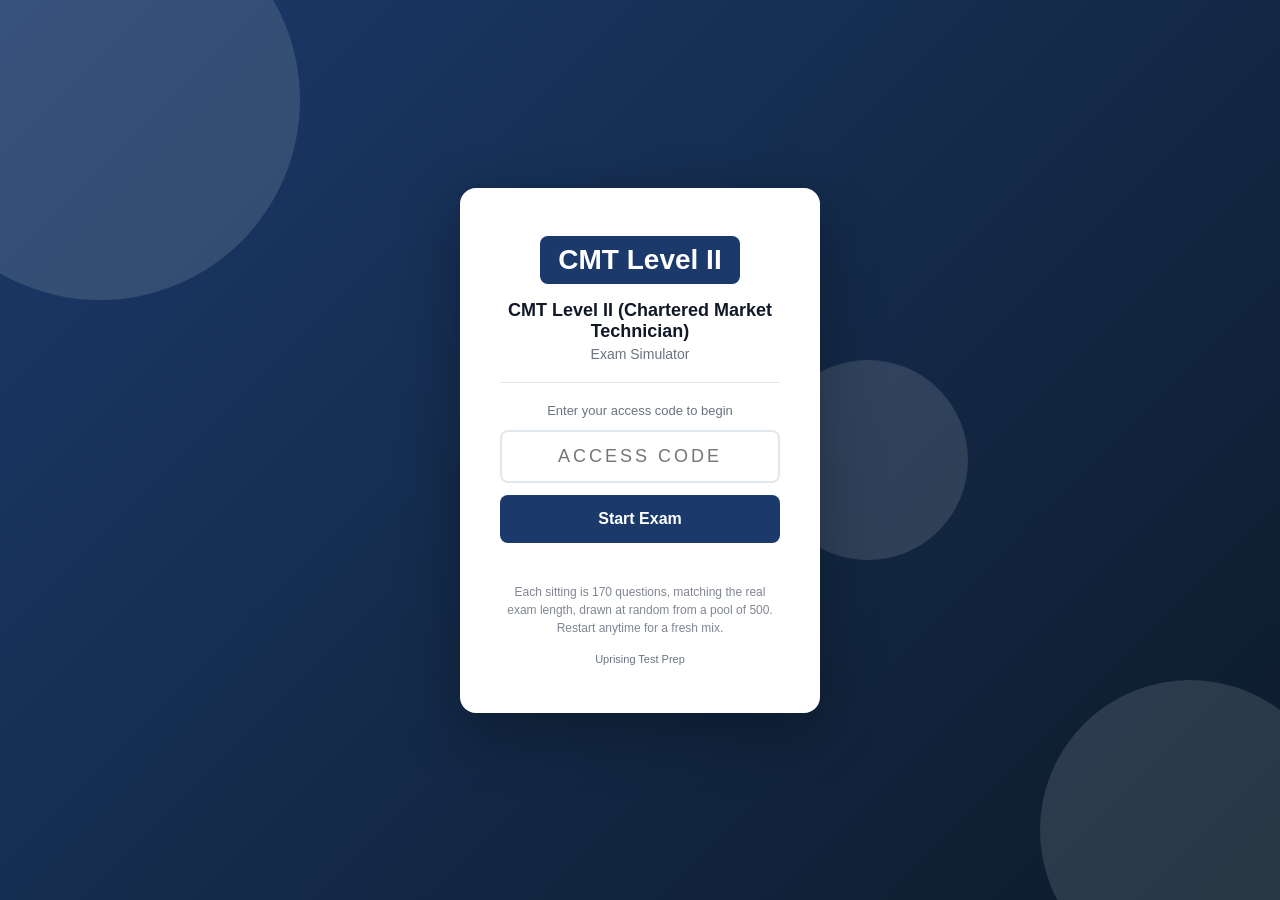
<file: index.html>
<!DOCTYPE html>
<html lang="en">
<head>
  <meta charset="UTF-8" />
  <meta name="viewport" content="width=device-width, initial-scale=1.0, viewport-fit=cover" />
  <meta name="apple-mobile-web-app-capable" content="yes" />
  <meta name="apple-mobile-web-app-status-bar-style" content="black-translucent" />
  <title>CMT Level II Exam Simulator</title>
  <link rel="stylesheet" href="style.css" />
</head>
<body>

<div id="access-gate">
  <div class="gate-bg-shapes">
    <div class="shape shape-1"></div>
    <div class="shape shape-2"></div>
    <div class="shape shape-3"></div>
  </div>
  <div class="gate-card">
    <div class="gate-logo">
      <div class="logo-badge">CMT Level II</div>
    </div>
    <h1 class="gate-title">CMT Level II (Chartered Market Technician)</h1>
    <p class="gate-subtitle">Exam Simulator</p>
    <div class="gate-divider"></div>
    <p class="gate-instruction">Enter your access code to begin</p>
    <input type="text" id="access-code-input" class="gate-input"
           placeholder="Access Code" autocomplete="off"
           maxlength="20" spellcheck="false" />
    <button id="access-btn" class="gate-btn">Start Exam</button>
    <p id="access-error" class="gate-error"></p>
    <p class="gate-pool-note">Each sitting is 170 questions, matching the real exam length, drawn at random from a pool of 500. Restart anytime for a fresh mix.</p>
    <p class="gate-hint">Uprising Test Prep</p>
  </div>
</div>

<div id="app" style="display:none">
  <header class="top-bar">
    <div class="bar-left">
      <span class="bar-logo">CMT Level II</span>
      <span class="bar-title">Exam Simulator</span>
    </div>
    <div class="bar-right">
      <span class="bar-timer" id="timer-display">--:--</span>
      <button class="bar-btn" id="flag-btn">Flag</button>
      <button class="bar-btn bar-btn-primary" id="submit-btn">
        <span class="btn-full">Submit Exam</span>
        <span class="btn-short">Submit</span>
      </button>
    </div>
  </header>

  <div class="progress-strip">
    <div class="progress-bar" id="progress-bar"></div>
  </div>

  <main class="exam-main">
    <div class="question-panel">
      <div class="q-meta">
        <span id="q-counter"></span>
        <span class="q-pool-chip" title="This sitting is 170 questions, matching the real exam length, drawn at random from a pool of 500. Restart for a fresh mix.">500 Questions Available</span>
        <span id="q-domain" class="q-domain-tag"></span>
        <span id="q-flag-indicator" class="flag-chip" style="display:none">Flagged</span>
      </div>
      <!-- Shared text for a linked cluster (a clinical case, a reading
           passage). It sits ABOVE the stem, which is the one thing that
           legitimately precedes it, and repeats on every question in the
           cluster so nobody has to page backwards. -->
      <div id="q-cluster-wrap" class="cluster-wrap" style="display:none"></div>
      <p id="question-text" class="q-text"></p>
      <!-- The picture sits BELOW the question text so the simulator matches
           the printed book exactly: stem, then picture, then options. They
           used to disagree (book put the picture under the stem, simulator put
           it above), so no single wording could be true in both places, and
           184 of MLPAO's 185 image questions said "shown above" while the
           book printed the picture below the sentence. Write stems with
           neutral wording ("the strip shown", "the diagram shows") and this
           whole class of bug cannot come back. -->
      <div id="q-image-wrap" style="display:none; margin-bottom:14px;"></div>
      <div id="options-list" class="options-list"></div>
      <div id="explanation-box" class="explanation-box" style="display:none">
        <div class="explanation-label">Explanation</div>
        <p id="explanation-text" class="explanation-text"></p>
      </div>
    </div>
    <div class="nav-bar">
      <button class="nav-btn" id="prev-btn">&#8592; Prev</button>
      <button class="nav-btn nav-btn-map" id="map-btn">Question Map</button>
      <button class="nav-btn nav-btn-next" id="next-btn">Next &#8594;</button>
    </div>
  </main>
</div>

<!-- Question Map Modal -->
<div id="map-modal" style="display:none">
  <div class="map-backdrop" id="map-backdrop"></div>
  <div class="map-panel">
    <div class="map-header">
      <span class="map-title">Question Map</span>
      <button id="map-close" class="map-close-btn">&#x2715; Close</button>
    </div>
    <div class="map-legend">
      <span class="leg-item"><span class="leg-swatch leg-answered"></span>Answered</span>
      <span class="leg-item"><span class="leg-swatch leg-flagged"></span>Flagged</span>
      <span class="leg-item"><span class="leg-swatch leg-unanswered"></span>Unanswered</span>
    </div>
    <div id="q-grid" class="q-grid"></div>
  </div>
</div>

<div id="results-screen" style="display:none">
  <div class="results-card">
    <div class="res-header">
      <div class="res-badge">CMT Level II</div>
      <h2 id="res-status" class="res-status"></h2>
      <p id="res-score" class="res-score"></p>
    </div>
    <div id="res-domains" class="res-domains"></div>
    <p class="mode-pool-note">This sitting drew 170 questions from a pool of 500. Restart for a fresh mix.</p>
    <button id="res-review-btn" class="res-btn">Review Answers</button>
    <button id="res-restart-btn" class="res-btn res-btn-secondary">Restart</button>
  </div>
</div>

<script src="questions.js"></script>
<script src="app.js"></script>
</body>
</html>
</file>
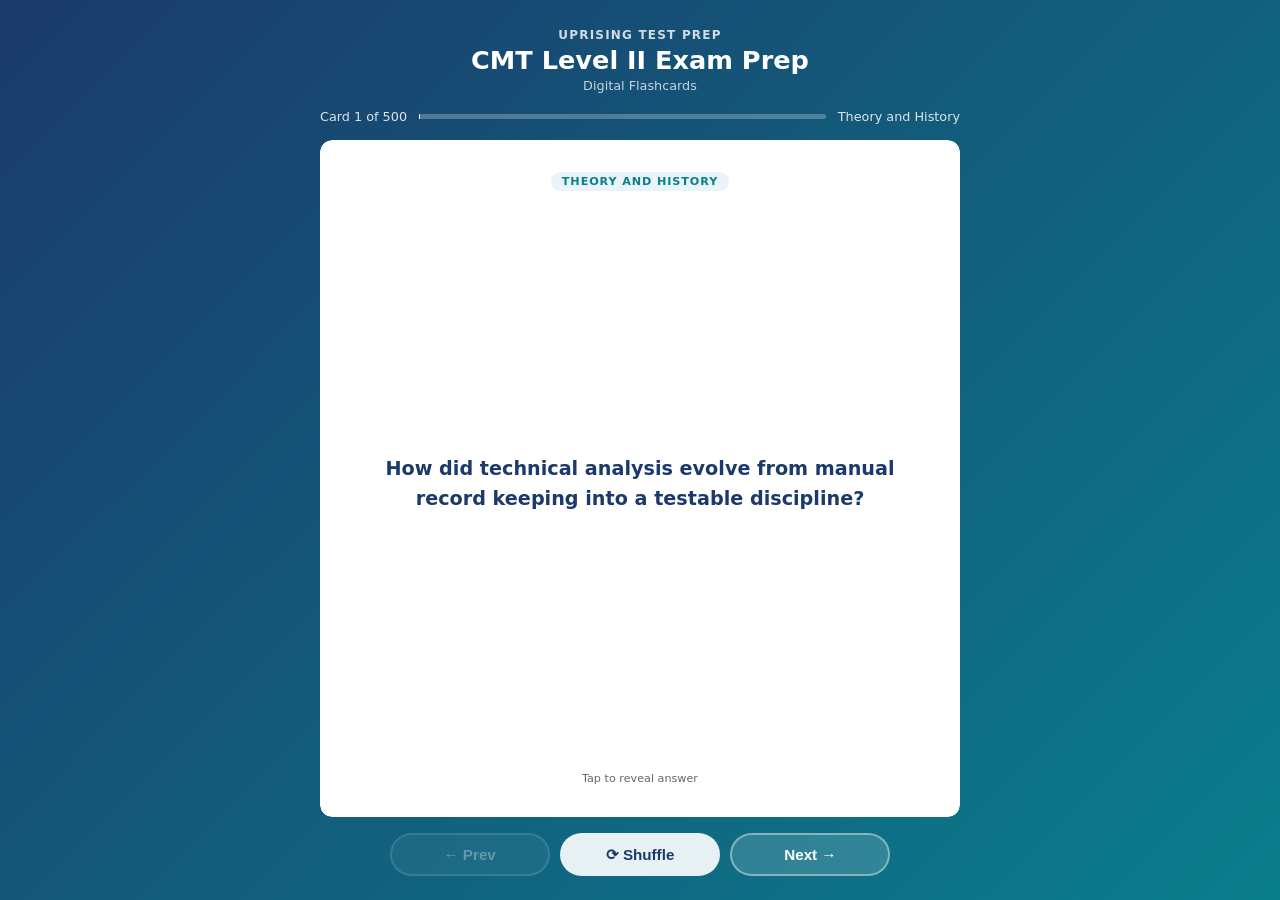
<file: flashcards/index.html>
<!DOCTYPE html>
<html lang="en">
<head>
  <meta charset="UTF-8">
  <meta name="viewport" content="width=device-width, initial-scale=1.0">
  <title>CMT Level II Exam Prep: Flashcards</title>
  <style>
    :root {
      --blue:   #1B3A6B;
      --teal:   #0A7E8C;
      --ltblue: #E8F4F8;
      --white:  #FFFFFF;
      --text:   #1A1A1A;
      --muted:  #666;
      --radius: 12px;
    }
    * { box-sizing: border-box; margin: 0; padding: 0; }
    html, body { height: 100%; }
    body {
      font-family: 'Segoe UI', system-ui, sans-serif;
      background: linear-gradient(135deg, var(--blue) 0%, var(--teal) 100%);
      /* Pinned, not min-height: the page must never grow, or the controls
         get pushed below the fold on iOS where 100dvh and height:100%
         disagree. The height:100% rule above is the pre-dvh fallback. */
      height: 100dvh;
      max-height: 100dvh;
      overflow: hidden;
      display: flex;
      flex-direction: column;
      align-items: center;
      padding: 1.25rem 1rem 1rem;
      gap: 0.75rem;
      overflow-x: hidden;
    }
    header { text-align: center; color: #fff; flex-shrink: 0; }
    header .brand { font-size: 0.75rem; font-weight: 700; letter-spacing: 0.1em; opacity: 0.8; text-transform: uppercase; }
    header h1 { font-size: 1.3rem; font-weight: 800; margin-top: 0.2rem; }
    header .subtitle { font-size: 0.8rem; opacity: 0.75; margin-top: 0.15rem; }
    #progress-info {
      display: flex; align-items: center; gap: 0.75rem;
      color: rgba(255,255,255,0.85); font-size: 0.8rem;
      flex-shrink: 0; width: 100%; max-width: 640px;
    }
    #progress-bar-track {
      flex: 1; background: rgba(255,255,255,0.25);
      border-radius: 4px; height: 5px;
    }
    #progress-bar-fill { height: 100%; background: #fff; border-radius: 4px; transition: width 0.3s; }
    .card-scene {
      width: 100%; max-width: 640px;
      perspective: 1200px;
      cursor: pointer;
      flex: 1; min-height: 0;
      display: flex; flex-direction: column;
    
      /* WebKit does not clip overflow inside a preserve-3d context, so the
         answer pane's own clip is dropped and a long answer paints over the
         Prev/Next row. This element only sets the perspective and is NOT
         itself in the 3D context, so its clip is honoured in every engine. */
      overflow: hidden;
      border-radius: var(--radius);
    }
    .card-inner {
      position: relative; width: 100%;
      flex: 1; min-height: 0;
      transition: transform 0.55s cubic-bezier(.4,0,.2,1);
      transform-style: preserve-3d;
    }
    .card-scene.flipped .card-inner { transform: rotateY(180deg); }
    .card-face {
      position: absolute; inset: 0;
      backface-visibility: hidden; -webkit-backface-visibility: hidden;
      border-radius: var(--radius);
      display: flex; flex-direction: column;
      padding: 1.5rem 1.75rem;
      box-shadow: 0 12px 40px rgba(0,0,0,0.2);
      overflow: hidden;
    
      /* Painting through a mask forces WebKit to allocate a real clipping
         layer for a 3D-transformed element, which is what makes the
         overflow:hidden and the rounded corners above actually apply. */
      -webkit-mask-image: -webkit-radial-gradient(#fff, #000);
              mask-image: radial-gradient(#fff, #000);
    }
    .card-front { background: var(--white); align-items: center; justify-content: center; }
    .card-back  { background: var(--ltblue); transform: rotateY(180deg); }
    .card-badge {
      font-size: 0.7rem; font-weight: 700; text-transform: uppercase;
      letter-spacing: 0.08em;
      background: var(--ltblue); color: var(--teal);
      padding: 0.2rem 0.65rem; border-radius: 20px;
      margin-bottom: 0.85rem; flex-shrink: 0;
    }
    .card-back .card-badge { background: rgba(10,126,140,0.12); }
    .card-front .q-text {
      font-size: 1.1rem; font-weight: 600; color: var(--blue); line-height: 1.55;
      text-align: center; overflow-y: auto; flex: 1;
      display: flex; align-items: center; justify-content: center;
      scrollbar-width: thin; scrollbar-color: rgba(27,58,107,0.3) transparent;
    }
    .card-back .a-label { font-size: 0.7rem; font-weight: 700; color: var(--teal); text-transform: uppercase; letter-spacing: 0.08em; margin-bottom: 0.4rem; flex-shrink: 0; }
    .card-back .a-text  {
      font-size: 0.975rem; color: var(--text); line-height: 1.65;
      overflow-y: auto; flex: 1; min-height: 0; padding-right: 4px;
      scrollbar-width: thin; scrollbar-color: rgba(10,126,140,0.4) transparent;
    
      -webkit-overflow-scrolling: touch;
      overscroll-behavior: contain;
    }
    .card-back .a-text::-webkit-scrollbar { width: 4px; }
    .card-back .a-text::-webkit-scrollbar-track { background: transparent; }
    .card-back .a-text::-webkit-scrollbar-thumb { background: rgba(10,126,140,0.4); border-radius: 4px; }
    .tap-hint { flex-shrink: 0; margin-top: 0.6rem; font-size: 0.7rem; color: var(--muted); text-align: center; }
    .card-back .tap-hint { color: var(--teal); opacity: 0.7; }
    .controls {
      display: flex; gap: 0.65rem; flex-wrap: nowrap;
      justify-content: center; flex-shrink: 0;
      width: 100%; max-width: 640px;
      padding-bottom: env(safe-area-inset-bottom, 0px);
    }
    .btn {
      padding: 0.6rem 1.2rem; border-radius: 50px;
      border: 2px solid rgba(255,255,255,0.4);
      background: rgba(255,255,255,0.15); color: #fff;
      font-weight: 700; font-size: 0.875rem; cursor: pointer;
      transition: all 0.2s; backdrop-filter: blur(4px);
      white-space: nowrap; flex: 1; max-width: 160px;
    }
    .btn:hover { background: rgba(255,255,255,0.3); border-color: rgba(255,255,255,0.7); }
    .btn:active { transform: scale(0.96); }
    .btn:disabled { opacity: 0.35; cursor: not-allowed; }
    .btn.btn-primary { background: rgba(255,255,255,0.9); color: var(--blue); border-color: transparent; }
    .btn.btn-primary:hover { background: #fff; }
    #loading { color: rgba(255,255,255,0.8); font-size: 1rem; text-align: center; padding: 3rem; flex: 1; }
    @media (min-width: 768px) {
      body { padding: 1.75rem 1.5rem 1.5rem; gap: 1rem; }
      header h1 { font-size: 1.6rem; }
      .card-face { padding: 2rem 2.5rem; }
      .card-front .q-text { font-size: 1.2rem; }
      .card-back .a-text { font-size: 1.05rem; }
      .btn { font-size: 0.95rem; padding: 0.65rem 1.4rem; }
    }
    @media (max-width: 380px) {
      body { padding: 0.75rem; gap: 0.5rem; }
      header .brand { font-size: 0.65rem; }
      header h1 { font-size: 1.1rem; }
      header .subtitle { display: none; }
      .card-face { padding: 1rem 1.1rem; }
      .card-front .q-text { font-size: 0.975rem; }
      .card-back .a-text { font-size: 0.875rem; }
      .btn { font-size: 0.8rem; padding: 0.5rem 0.75rem; }
    }
  </style>
</head>
<body>
<header>
  <div class="brand">Uprising Test Prep</div>
  <h1>CMT Level II Exam Prep</h1>
  <div class="subtitle">Digital Flashcards</div>
</header>
<div id="progress-info">
  <span id="card-counter">Card 1</span>
  <div id="progress-bar-track"><div id="progress-bar-fill" style="width:0%"></div></div>
  <span id="domain-label"></span>
</div>
<div id="loading">Loading flashcards...</div>
<div class="card-scene" id="card-scene" style="display:none" onclick="flipCard()">
  <div class="card-inner" id="card-inner">
    <div class="card-face card-front">
      <div class="card-badge" id="front-badge"></div>
      <div class="q-text" id="q-text"></div>
      <div class="tap-hint">Tap to reveal answer</div>
    </div>
    <div class="card-face card-back">
      <div class="card-badge" id="back-badge">Answer</div>
      <div class="a-label">Answer</div>
      <div class="a-text" id="a-text"></div>
      <div class="tap-hint">Tap to flip back</div>
    </div>
  </div>
</div>
<div class="controls" id="controls" style="display:none">
  <button class="btn" id="prev-btn" onclick="event.stopPropagation();move(-1)" disabled>&#8592; Prev</button>
  <button class="btn btn-primary" onclick="event.stopPropagation();shuffleCards()">&#10227; Shuffle</button>
  <button class="btn" id="next-btn" onclick="event.stopPropagation();move(1)">Next &#8594;</button>
</div>
<script>
const DOMAIN_LABELS = {
  theory_and_history: "Theory and History",
  classical_techniques: "Classical Techniques",
  advanced_techniques: "Advanced Techniques",
  application_of_technical_analysis: "Application of Technical Analysis",
  ethics: "Ethics",
};
let cards   = [];
let current = 0;
async function init() {
  try {
    const res = await fetch('flashcards.json');
    if (!res.ok) throw new Error('Network error');
    cards = await res.json();
    document.getElementById('loading').style.display    = 'none';
    document.getElementById('card-scene').style.display = 'flex';
    document.getElementById('controls').style.display   = 'flex';
    show();
  } catch (e) {
    document.getElementById('loading').textContent = 'Error loading flashcards. Please try refreshing.';
  }
}
function domainLabel(key) {
  return DOMAIN_LABELS[key] || key.replace(/_/g, ' ').replace(/\b\w/g, c => c.toUpperCase());
}
function show() {
  const c = cards[current];
  document.getElementById('card-scene').classList.remove('flipped');
  document.getElementById('a-text').scrollTop = 0;
  const label = domainLabel(c.domain || c.chapter || '');
  document.getElementById('q-text').textContent       = c.front;
  document.getElementById('a-text').textContent       = c.back;
  document.getElementById('front-badge').textContent  = label;
  document.getElementById('back-badge').textContent   = label;
  document.getElementById('card-counter').textContent = `Card ${current+1} of ${cards.length}`;
  document.getElementById('domain-label').textContent = label;
  document.getElementById('progress-bar-fill').style.width = `${((current+1)/cards.length*100).toFixed(1)}%`;
  document.getElementById('prev-btn').disabled = current === 0;
  document.getElementById('next-btn').disabled = current === cards.length - 1;
}
function flipCard() { document.getElementById('card-scene').classList.toggle('flipped'); }
function move(dir) {
  const next = current + dir;
  if (next < 0 || next >= cards.length) return;
  current = next; show();
}
function shuffleCards() {
  for (let i = cards.length - 1; i > 0; i--) {
    const j = Math.floor(Math.random() * (i+1));
    [cards[i], cards[j]] = [cards[j], cards[i]];
  }
  current = 0; show();
}
document.addEventListener('keydown', e => {
  if (e.key === 'ArrowRight' || e.key === 'ArrowDown') move(1);
  else if (e.key === 'ArrowLeft' || e.key === 'ArrowUp') move(-1);
  else if (e.key === ' ' || e.key === 'Enter') { e.preventDefault(); flipCard(); }
});
init();
</script>
</body>
</html>
</file>
<file: style.css>
/* CMT2 Exam Simulator, Styles */
:root {
  --primary:   #1B3A6B;
  --pass:      #059669;
  --fail:      #DC2626;
  --bg:        #F3F4F8;
  --card:      #FFFFFF;
  --border:    #E2E8F0;
  --text:      #111827;
  --muted:     #6B7280;
  --radius:    10px;
}
*, *::before, *::after { box-sizing: border-box; margin: 0; padding: 0; }
body {
  font-family: -apple-system, BlinkMacSystemFont, "Segoe UI", sans-serif;
  background: var(--bg);
  color: var(--text);
  height: 100vh;
  height: 100dvh;
  overflow: hidden;
  -webkit-text-size-adjust: 100%;
}

/* ── Access Gate ─────────────────────────────────────────────────────────── */
#access-gate {
  display: flex;
  align-items: center;
  justify-content: center;
  height: 100vh;
  height: 100dvh;
  background: linear-gradient(135deg, var(--primary) 0%, #0d1b2a 100%);
  position: relative;
  overflow: hidden;
  padding: 20px;
  padding-top: max(20px, env(safe-area-inset-top));
  padding-bottom: max(20px, env(safe-area-inset-bottom));
}
.gate-bg-shapes { position: absolute; inset: 0; pointer-events: none; }
.shape { position: absolute; border-radius: 50%; opacity: .12; background: #fff; }
.shape-1 { width: 400px; height: 400px; top: -100px; left: -100px; }
.shape-2 { width: 300px; height: 300px; bottom: -80px; right: -60px; }
.shape-3 { width: 200px; height: 200px; top: 40%; left: 60%; }
.gate-card {
  background: #fff;
  border-radius: 16px;
  padding: 48px 40px;
  text-align: center;
  width: 100%;
  max-width: 360px;
  position: relative;
  z-index: 1;
  box-shadow: 0 20px 60px rgba(0,0,0,.3);
}
.logo-badge {
  display: inline-block;
  background: var(--primary);
  color: #fff;
  font-weight: 800;
  font-size: 28px;
  padding: 8px 18px;
  border-radius: 8px;
}
.gate-title { font-size: 18px; font-weight: 700; margin-top: 16px; color: var(--text); }
.gate-subtitle { color: var(--muted); font-size: 14px; margin-top: 4px; }
.gate-divider { height: 1px; background: var(--border); margin: 20px 0; }
.gate-instruction { font-size: 13px; color: var(--muted); margin-bottom: 12px; }
.gate-input {
  width: 100%;
  padding: 14px 16px;
  border: 2px solid var(--border);
  border-radius: 8px;
  font-size: 18px;
  text-align: center;
  text-transform: uppercase;
  letter-spacing: 3px;
  outline: none;
}
.gate-input:focus { border-color: var(--primary); }
.gate-btn {
  width: 100%;
  margin-top: 12px;
  padding: 15px;
  background: var(--primary);
  color: #fff;
  border: none;
  border-radius: 8px;
  font-size: 16px;
  font-weight: 600;
  cursor: pointer;
  -webkit-tap-highlight-color: transparent;
}
.gate-btn:hover { opacity: .9; }
.gate-error { color: var(--fail); font-size: 13px; margin-top: 8px; min-height: 18px; }
.gate-hint { color: var(--muted); font-size: 11px; margin-top: 16px; }
.gate-pool-note { color: var(--muted); opacity: .85; font-size: 12px; margin-top: 14px; line-height: 1.5; }
.mode-pool-note { color: var(--muted); opacity: .85; font-size: 12.5px; text-align: center; margin: 4px 0 16px; line-height: 1.5; }

/* ── App shell ───────────────────────────────────────────────────────────── */
#app {
  display: flex;
  flex-direction: column;
  height: 100vh;
  height: 100dvh;
  padding-top: env(safe-area-inset-top);
}
.top-bar {
  display: flex;
  justify-content: space-between;
  align-items: center;
  background: var(--primary);
  color: #fff;
  padding: 0 20px;
  padding-left: max(20px, env(safe-area-inset-left));
  padding-right: max(20px, env(safe-area-inset-right));
  height: 52px;
  flex-shrink: 0;
  gap: 8px;
}
.bar-left { display: flex; align-items: center; gap: 8px; min-width: 0; }
.bar-logo { font-weight: 800; font-size: 18px; flex-shrink: 0; }
.bar-title { font-size: 14px; opacity: .8; white-space: nowrap; overflow: hidden; text-overflow: ellipsis; }
.bar-right { display: flex; align-items: center; gap: 8px; flex-shrink: 0; }
.bar-timer {
  font-variant-numeric: tabular-nums;
  font-size: 16px;
  font-weight: 600;
  min-width: 68px;
  text-align: right;
}
.bar-btn {
  padding: 7px 13px;
  background: rgba(255,255,255,.15);
  border: 1px solid rgba(255,255,255,.3);
  color: #fff;
  border-radius: 6px;
  cursor: pointer;
  font-size: 13px;
  white-space: nowrap;
  -webkit-tap-highlight-color: transparent;
  touch-action: manipulation;
}
.bar-btn:hover { background: rgba(255,255,255,.25); }
.bar-btn-primary {
  background: #fff;
  color: var(--primary);
  border-color: #fff;
  font-weight: 600;
}
.bar-btn-primary:hover { background: #f0f0f0; }
.btn-short { display: none; }
.btn-full  { display: inline; }

.progress-strip { height: 4px; background: rgba(0,0,0,.1); flex-shrink: 0; }
.progress-bar   { height: 100%; background: #4ade80; transition: width .3s; }

/* ── Main exam area ──────────────────────────────────────────────────────── */
.exam-main {
  flex: 1;
  overflow: hidden;
  display: flex;
  flex-direction: column;
  padding: 16px 20px 0;
  padding-left: max(16px, env(safe-area-inset-left));
  padding-right: max(16px, env(safe-area-inset-right));
  min-height: 0;
}
.question-panel { flex: 1; overflow-y: auto; padding-bottom: 12px; -webkit-overflow-scrolling: touch; }
.q-meta {
  display: flex;
  align-items: center;
  gap: 8px;
  margin-bottom: 12px;
  font-size: 13px;
  color: var(--muted);
  flex-wrap: wrap;
}
.q-domain-tag {
  background: var(--primary);
  color: #fff;
  padding: 2px 8px;
  border-radius: 4px;
  font-size: 11px;
  font-weight: 600;
}
.q-pool-chip {
  background: #EEF2FF;
  background: color-mix(in srgb, var(--primary) 12%, #fff);
  color: var(--primary);
  border: 1px solid var(--primary);
  padding: 2px 8px;
  border-radius: 10px;
  font-size: 11px;
  font-weight: 700;
  cursor: help;
  white-space: nowrap;
}
.flag-chip {
  background: #FEF3C7;
  color: #92400E;
  padding: 2px 8px;
  border-radius: 4px;
  font-size: 11px;
  font-weight: 600;
}
.cluster-wrap {
  border-left: 4px solid var(--primary, #1B3A6B);
  background: #F2F6FC; border-radius: 8px;
  padding: 10px 14px; margin-bottom: 16px;
}
.cluster-label {
  font-size: 11px; font-weight: 700; letter-spacing: 0.06em;
  text-transform: uppercase; color: var(--primary, #1B3A6B); margin-bottom: 6px;
}
.cluster-body {
  max-height: 38vh; overflow-y: auto; font-size: 15px; line-height: 1.6;
  -webkit-overflow-scrolling: touch;
}
.cluster-body p + p { margin-top: 10px; }
@media (min-width: 1100px) { .cluster-body { max-height: 52vh; } }

.q-image {
  max-width: 100%;
  /* Cap the height too. With only max-width, a tall exhibit renders at full
     width and pushes the stem and every option below the fold, so the question
     looks like it has no answers until the candidate scrolls. Found on CNPLE. */
  max-height: 62vh;
  width: auto;
  height: auto;
  object-fit: contain;
  border-radius: 6px;
  border: 1px solid var(--border);
  display: block;
  margin-bottom: 14px;
}
.q-text { font-size: 16px; line-height: 1.65; margin-bottom: 20px; }
.options-list { display: flex; flex-direction: column; gap: 10px; }
.option {
  display: flex;
  align-items: flex-start;
  gap: 12px;
  padding: 15px 16px;
  background: var(--card);
  border: 2px solid var(--border);
  border-radius: var(--radius);
  cursor: pointer;
  transition: .15s;
  -webkit-tap-highlight-color: transparent;
  touch-action: manipulation;
  min-height: 52px;
}
.option:hover  { border-color: var(--primary); background: #F8FAFF; }
.option.selected  { border-color: var(--primary); background: #EEF3FF; }
.option.correct   { border-color: #059669; background: #ECFDF5; }
.option.incorrect { border-color: #DC2626; background: #FEF2F2; }
.explanation-box {
  margin-top: 20px;
  padding: 16px 18px;
  background: #F0F9FF;
  border-left: 4px solid #2563EB;
  border-radius: 6px;
}
.explanation-label {
  font-size: 11px;
  font-weight: 700;
  text-transform: uppercase;
  letter-spacing: .06em;
  color: #2563EB;
  margin-bottom: 8px;
}
.explanation-text { font-size: 14.5px; line-height: 1.7; color: #1e293b; margin: 0; }
.opt-letter { font-weight: 700; font-size: 15px; color: var(--primary); min-width: 22px; padding-top: 1px; flex-shrink: 0; }
.opt-text   { font-size: 15px; line-height: 1.5; }

/* ── Nav bar ─────────────────────────────────────────────────────────────── */
.nav-bar {
  display: flex;
  align-items: center;
  gap: 8px;
  padding: 10px 0;
  padding-bottom: max(14px, env(safe-area-inset-bottom));
  flex-shrink: 0;
}
.nav-btn {
  flex: 1;
  padding: 13px 8px;
  background: var(--card);
  border: 1px solid var(--border);
  border-radius: 8px;
  cursor: pointer;
  font-size: 15px;
  font-weight: 500;
  text-align: center;
  -webkit-tap-highlight-color: transparent;
  touch-action: manipulation;
  min-height: 48px;
}
.nav-btn:hover      { background: #f0f0f0; }
.nav-btn-map {
  background: var(--bg);
  border-color: var(--primary);
  color: var(--primary);
  font-weight: 600;
}
.nav-btn-map:hover { background: #EEF3FF; }
.nav-btn-next {
  background: var(--primary);
  color: #fff;
  border-color: var(--primary);
}
.nav-btn-next:hover { opacity: .9; }

/* ── Question Map Modal ──────────────────────────────────────────────────── */
#map-modal {
  position: fixed;
  inset: 0;
  z-index: 1000;
  display: flex;
  flex-direction: column;
  justify-content: flex-end;
}
.map-backdrop { position: absolute; inset: 0; background: rgba(0,0,0,.5); }
.map-panel {
  position: relative;
  background: #fff;
  border-radius: 20px 20px 0 0;
  padding: 20px;
  padding-bottom: max(20px, env(safe-area-inset-bottom));
  max-height: 80vh;
  max-height: 80dvh;
  display: flex;
  flex-direction: column;
  box-shadow: 0 -4px 30px rgba(0,0,0,.2);
}
.map-header {
  display: flex;
  align-items: center;
  justify-content: space-between;
  margin-bottom: 12px;
  flex-shrink: 0;
}
.map-title { font-size: 17px; font-weight: 700; color: var(--text); }
.map-close-btn {
  padding: 8px 16px;
  background: var(--bg);
  border: 1px solid var(--border);
  border-radius: 8px;
  cursor: pointer;
  font-size: 14px;
  font-weight: 500;
  min-height: 40px;
  -webkit-tap-highlight-color: transparent;
  touch-action: manipulation;
}
.map-close-btn:hover { background: #e5e7eb; }
.map-legend { display: flex; gap: 16px; margin-bottom: 14px; flex-shrink: 0; flex-wrap: wrap; }
.leg-item { display: flex; align-items: center; gap: 6px; font-size: 13px; color: var(--muted); }
.leg-swatch {
  width: 16px;
  height: 16px;
  border-radius: 3px;
  border: 1px solid var(--border);
  background: var(--card);
  display: inline-block;
  flex-shrink: 0;
}
.leg-swatch.leg-answered  { background: var(--primary); border-color: var(--primary); }
.leg-swatch.leg-flagged   { background: #FEF3C7; border-color: #F59E0B; }
.leg-swatch.leg-unanswered { background: var(--card); }
.q-grid {
  display: flex;
  flex-wrap: wrap;
  gap: 6px;
  overflow-y: auto;
  flex: 1;
  padding-bottom: 8px;
  -webkit-overflow-scrolling: touch;
}
.grid-btn {
  width: 40px;
  height: 40px;
  border: 1px solid var(--border);
  border-radius: 6px;
  background: var(--card);
  font-size: 12px;
  cursor: pointer;
  font-weight: 500;
  -webkit-tap-highlight-color: transparent;
  touch-action: manipulation;
}
.grid-btn.answered { background: var(--primary); color: #fff; border-color: var(--primary); }
.grid-btn.flagged  { background: #FEF3C7; border-color: #F59E0B; }
.grid-btn.active   { outline: 3px solid var(--primary); outline-offset: 2px; }

/* ── Results ─────────────────────────────────────────────────────────────── */
#results-screen {
  display: flex;
  align-items: flex-start;
  justify-content: center;
  min-height: 100vh;
  min-height: 100dvh;
  background: var(--bg);
  overflow-y: auto;
  -webkit-overflow-scrolling: touch;
  padding: 20px 16px;
  padding-top: max(20px, env(safe-area-inset-top));
  padding-bottom: max(20px, env(safe-area-inset-bottom));
}
.results-card {
  background: var(--card);
  border-radius: 16px;
  padding: 40px;
  max-width: 480px;
  width: 100%;
  box-shadow: 0 8px 30px rgba(0,0,0,.1);
}
.res-header { text-align: center; margin-bottom: 24px; }
.res-badge {
  display: inline-block;
  background: var(--primary);
  color: #fff;
  font-weight: 800;
  font-size: 22px;
  padding: 6px 16px;
  border-radius: 8px;
}
.res-status { font-size: 36px; font-weight: 800; margin-top: 12px; }
.res-score  { font-size: 18px; color: var(--muted); margin-top: 4px; }
.res-domains { margin-bottom: 24px; display: flex; flex-direction: column; gap: 10px; }
.res-domain-row { display: flex; align-items: center; gap: 8px; font-size: 13px; }
.res-domain-name { width: 160px; font-weight: 500; flex-shrink: 0; }
.res-domain-bar-wrap { flex: 1; background: #E5E7EB; border-radius: 4px; height: 8px; overflow: hidden; }
.res-domain-bar { height: 100%; border-radius: 4px; transition: width .5s; }
.res-domain-pct { width: 36px; text-align: right; font-weight: 600; }
.res-btn {
  width: 100%;
  padding: 15px;
  background: var(--primary);
  color: #fff;
  border: none;
  border-radius: 8px;
  font-size: 15px;
  font-weight: 600;
  cursor: pointer;
  margin-bottom: 10px;
  min-height: 52px;
  -webkit-tap-highlight-color: transparent;
  touch-action: manipulation;
}
.res-btn:hover { opacity: .9; }
.res-btn-secondary {
  background: transparent;
  color: var(--primary);
  border: 2px solid var(--primary);
}
.res-btn-secondary:hover { background: var(--primary); color: #fff; }

/* ── Mobile breakpoint (phones ≤ 640px) ─────────────────────────────────── */
@media (max-width: 640px) {
  /* Gate card */
  .gate-card { padding: 32px 24px; }

  /* Top bar: hide long title text, swap Submit label */
  .bar-title  { display: none; }
  .btn-full   { display: none; }
  .btn-short  { display: inline; }
  .bar-right  { gap: 6px; }
  .bar-btn    { padding: 6px 10px; font-size: 12px; }
  .bar-timer  { font-size: 14px; min-width: 58px; }

  /* Exam main */
  .exam-main { padding: 12px 14px 0; }
  .q-text { font-size: 16px; }
  .opt-text { font-size: 15px; }

  /* Nav bar, bigger touch targets */
  .nav-btn { font-size: 14px; padding: 14px 6px; }

  /* Results */
  .results-card { padding: 28px 20px; }
  .res-domain-name { width: 110px; font-size: 12px; }
  .res-domain-pct  { font-size: 12px; }
  .res-status { font-size: 30px; }

  /* Map grid, slightly bigger buttons on phones */
  .grid-btn { width: 42px; height: 42px; }
}

/* ── Very small phones (≤ 380px) ────────────────────────────────────────── */
@media (max-width: 380px) {
  .bar-logo { font-size: 15px; }
  .bar-btn  { padding: 5px 8px; font-size: 11px; }
  .bar-timer { font-size: 13px; min-width: 52px; }
  .nav-btn  { font-size: 13px; }
  .grid-btn { width: 38px; height: 38px; font-size: 11px; }
}
</file>
